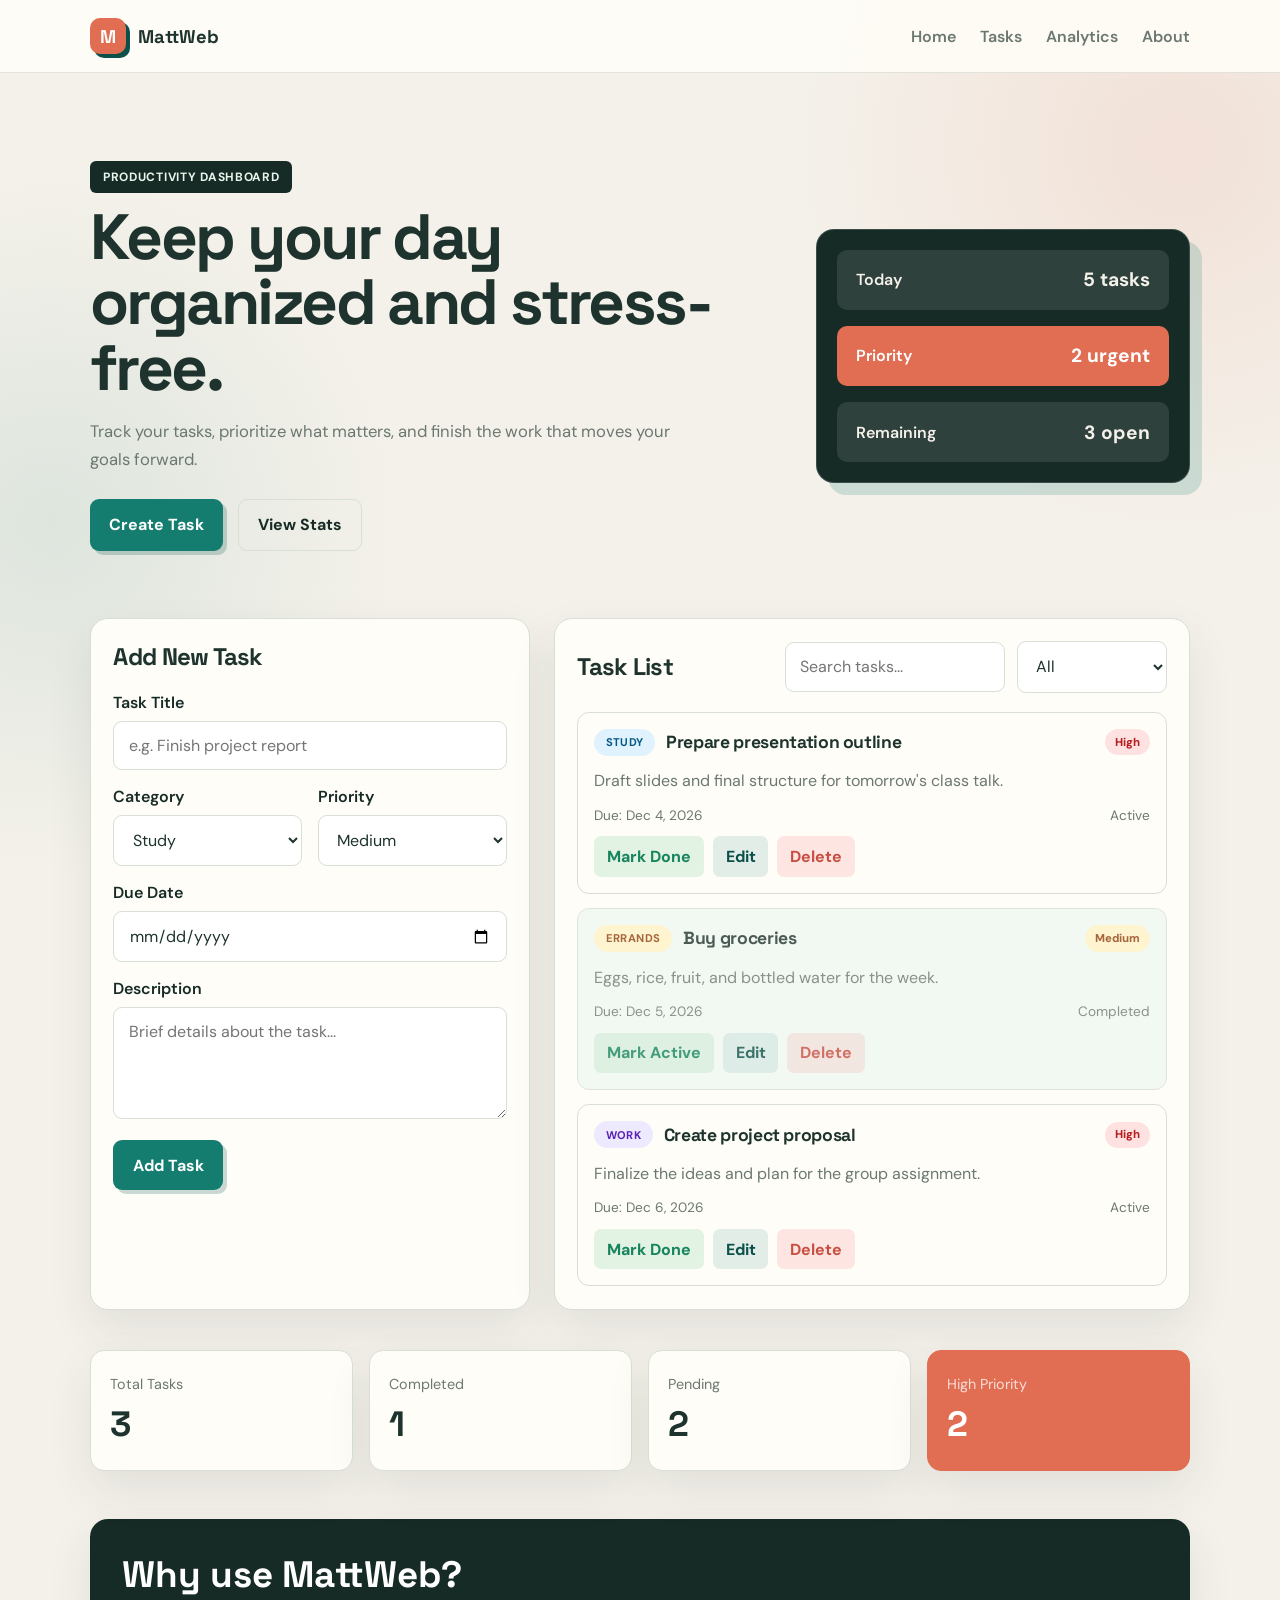
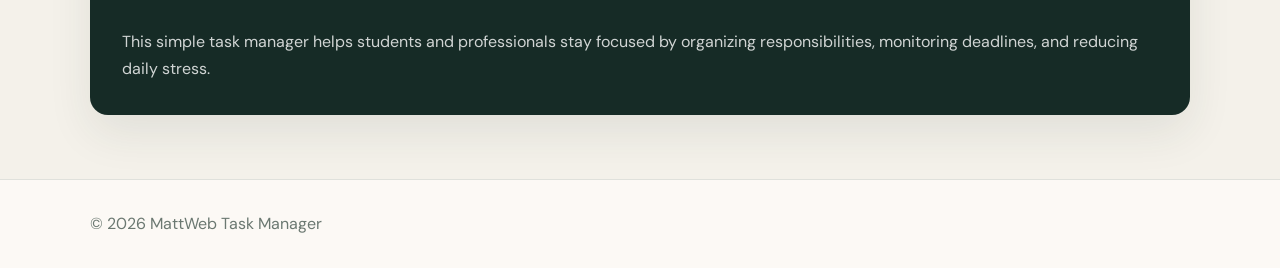
<file: task-manager/index.html>
<!DOCTYPE html>
<html lang="en">
  <head>
    <meta charset="UTF-8" />
    <meta name="viewport" content="width=device-width, initial-scale=1.0" />
    <title>MattWeb Task Manager</title>
    <link rel="preconnect" href="https://fonts.googleapis.com" />
    <link rel="preconnect" href="https://fonts.gstatic.com" crossorigin />
    <link href="https://fonts.googleapis.com/css2?family=DM+Sans:wght@400;500;600;700&family=Space+Grotesk:wght@500;600;700&display=swap" rel="stylesheet" />
    <link rel="stylesheet" href="style.css" />
  </head>
  <body>
    <header class="topbar">
      <div class="container nav">
        <div class="brand">
          <span class="brand-mark">M</span>
          <span>MattWeb</span>
        </div>
        <nav class="main-nav" aria-label="Main navigation">
          <a href="#home">Home</a>
          <a href="#task-manager">Tasks</a>
          <a href="#analytics">Analytics</a>
          <a href="#about">About</a>
        </nav>
      </div>
    </header>

    <main>
      <section id="home" class="hero">
        <div class="container hero-content">
          <div class="hero-text">
            <span class="eyebrow">Productivity Dashboard</span>
            <h1>Keep your day organized and stress-free.</h1>
            <p>
              Track your tasks, prioritize what matters, and finish the work that moves
              your goals forward.
            </p>
            <div class="hero-actions">
              <a href="#task-manager" class="btn btn-primary">Create Task</a>
              <a href="#analytics" class="btn btn-secondary">View Stats</a>
            </div>
          </div>
          <div class="hero-card">
            <div class="mini-card">
              <span>Today</span>
              <strong>5 tasks</strong>
            </div>
            <div class="mini-card highlight">
              <span>Priority</span>
              <strong>2 urgent</strong>
            </div>
            <div class="mini-card">
              <span>Remaining</span>
              <strong>3 open</strong>
            </div>
          </div>
        </div>
      </section>

      <section id="task-manager" class="task-section">
        <div class="container task-layout">
          <aside class="panel form-panel">
            <div class="panel-header">
              <h2 id="formTitle">Add New Task</h2>
            </div>

            <form id="taskForm" novalidate>
              <div class="field-group">
                <label for="taskTitle">Task Title</label>
                <input id="taskTitle" name="taskTitle" type="text" maxlength="80" placeholder="e.g. Finish project report" />
              </div>

              <div class="field-row two-col">
                <div class="field-group">
                  <label for="taskCategory">Category</label>
                  <select id="taskCategory" name="taskCategory">
                    <option value="Study">Study</option>
                    <option value="Work">Work</option>
                    <option value="Personal">Personal</option>
                    <option value="Errands">Errands</option>
                    <option value="Health">Health</option>
                  </select>
                </div>

                <div class="field-group">
                  <label for="taskPriority">Priority</label>
                  <select id="taskPriority" name="taskPriority">
                    <option value="Low">Low</option>
                    <option value="Medium" selected>Medium</option>
                    <option value="High">High</option>
                  </select>
                </div>
              </div>

              <div class="field-group">
                <label for="taskDueDate">Due Date</label>
                <input id="taskDueDate" name="taskDueDate" type="date" />
              </div>

              <div class="field-group">
                <label for="taskDescription">Description</label>
                <textarea id="taskDescription" name="taskDescription" rows="4" placeholder="Brief details about the task..."></textarea>
              </div>

              <div class="button-row">
                <button class="btn btn-primary" type="submit" id="submitButton">Add Task</button>
                <button class="btn btn-secondary hidden" type="button" id="cancelEdit">Cancel</button>
              </div>
              <p id="formMessage" class="form-message" aria-live="polite"></p>
            </form>
          </aside>

          <section class="panel task-panel">
            <div class="panel-header task-toolbar">
              <h2>Task List</h2>
              <div class="filters">
                <input id="searchInput" type="search" placeholder="Search tasks..." aria-label="Search tasks" />
                <select id="statusFilter" aria-label="Filter by status">
                  <option value="all">All</option>
                  <option value="active">Active</option>
                  <option value="completed">Completed</option>
                </select>
              </div>
            </div>

            <div id="taskList" class="task-list" aria-live="polite"></div>
          </section>
        </div>
      </section>

      <section id="analytics" class="stats-section">
        <div class="container stats-grid">
          <article class="stat-card">
            <span>Total Tasks</span>
            <strong id="totalTasks">0</strong>
          </article>
          <article class="stat-card">
            <span>Completed</span>
            <strong id="completedTasks">0</strong>
          </article>
          <article class="stat-card">
            <span>Pending</span>
            <strong id="pendingTasks">0</strong>
          </article>
          <article class="stat-card accent">
            <span>High Priority</span>
            <strong id="highPriorityTasks">0</strong>
          </article>
        </div>
      </section>

      <section id="about" class="about-section">
        <div class="container about-box">
          <h2>Why use MattWeb?</h2>
          <p>
            This simple task manager helps students and professionals stay focused by
            organizing responsibilities, monitoring deadlines, and reducing daily stress.
          </p>
        </div>
      </section>
    </main>

    <footer class="site-footer">
      <div class="container">
        <p>© 2026 MattWeb Task Manager</p>
      </div>
    </footer>

    <script src="script.js"></script>
  </body>
</html>
</file>
<file: task-manager/style.css>
:root {
  --bg: #f4f1ea;
  --panel: #fffdf8;
  --panel-alt: #e6f0e9;
  --primary: #147d70;
  --primary-dark: #0b5149;
  --secondary: #162b26;
  --success: #16845d;
  --danger: #c84e42;
  --warning: #c98022;
  --text: #1e332d;
  --muted: #6b7871;
  --border: #d7dfd6;
  --coral: #e16d52;
  --shadow: 0 18px 45px rgba(30, 51, 45, 0.09);
}

* {
  box-sizing: border-box;
}

html {
  scroll-behavior: smooth;
}

body {
  margin: 0;
  font-family: "DM Sans", sans-serif;
  background: radial-gradient(circle at 92% 8%, rgba(225, 109, 82, 0.12), transparent 24rem),
    radial-gradient(circle at 4% 28%, rgba(20, 125, 112, 0.1), transparent 22rem),
    var(--bg);
  color: var(--text);
}

::selection {
  background: rgba(225, 109, 82, 0.25);
}

h1,
h2,
h3,
.brand {
  font-family: "Space Grotesk", sans-serif;
}

img {
  max-width: 100%;
  display: block;
}

a {
  text-decoration: none;
}

button,
input,
select,
textarea {
  font: inherit;
}

.container {
  width: min(1100px, calc(100% - 2rem));
  margin: 0 auto;
}

.topbar {
  position: sticky;
  top: 0;
  background: rgba(255, 253, 248, 0.88);
  backdrop-filter: blur(12px);
  border-bottom: 1px solid rgba(30, 51, 45, 0.12);
  z-index: 20;
}

.nav {
  display: flex;
  align-items: center;
  justify-content: space-between;
  min-height: 72px;
}

.brand {
  display: inline-flex;
  align-items: center;
  gap: 0.75rem;
  font-weight: 800;
  font-size: 1.15rem;
}

.brand-mark {
  width: 36px;
  height: 36px;
  display: inline-flex;
  align-items: center;
  justify-content: center;
  border-radius: 10px;
  background: var(--coral);
  color: #fff;
  box-shadow: 4px 4px 0 var(--primary-dark);
}

.main-nav {
  display: flex;
  align-items: center;
  gap: 1.5rem;
}

.main-nav a {
  color: var(--muted);
  font-weight: 600;
  transition: color 0.2s ease;
}

.main-nav a:hover,
.main-nav a:focus {
  color: var(--primary-dark);
}

.hero {
  padding: 5.5rem 0 3.2rem;
}

.hero-content {
  display: grid;
  grid-template-columns: 1.3fr 0.7fr;
  gap: 2rem;
  align-items: center;
}

.hero-text h1 {
  margin: 0.75rem 0 1rem;
  max-width: 720px;
  font-size: clamp(2.5rem, 5vw, 4.7rem);
  letter-spacing: -0.04em;
  line-height: 1.02;
}

.hero-text p {
  margin: 0;
  max-width: 600px;
  color: var(--muted);
  font-size: 1.04rem;
  line-height: 1.7;
}

.eyebrow {
  display: inline-block;
  padding: 0.5rem 0.8rem;
  border-radius: 6px;
  background: var(--secondary);
  color: #e9f5ec;
  font-size: 0.75rem;
  font-weight: 700;
  letter-spacing: 0.06em;
  text-transform: uppercase;
}

.hero-actions {
  display: flex;
  gap: 0.9rem;
  flex-wrap: wrap;
  margin-top: 1.6rem;
}

.btn {
  display: inline-flex;
  align-items: center;
  justify-content: center;
  gap: 0.45rem;
  padding: 0.9rem 1.2rem;
  border: none;
  border-radius: 9px;
  font-weight: 700;
  cursor: pointer;
  transition: transform 0.2s ease, box-shadow 0.2s ease;
}

.btn:hover,
.btn:focus {
  transform: translateY(-1px);
}

.btn-primary {
  background: var(--primary);
  color: #fff;
  box-shadow: 4px 4px 0 rgba(11, 81, 73, 0.22);
}

.btn-secondary {
  background: transparent;
  border: 1px solid var(--border);
  color: var(--secondary);
}

.hero-card {
  display: grid;
  gap: 1rem;
  padding: 1.25rem;
  border: 1px solid rgba(255, 255, 255, 0.16);
  border-radius: 18px;
  background: var(--secondary);
  box-shadow: 12px 12px 0 rgba(20, 125, 112, 0.18);
}

.mini-card {
  display: flex;
  justify-content: space-between;
  align-items: center;
  padding: 1.1rem 1.2rem;
  border-radius: 10px;
  background: rgba(255, 253, 248, 0.1);
  color: #f4f1ea;
  font-weight: 600;
}

.mini-card strong {
  font-size: 1.2rem;
}

.mini-card.highlight {
  background: var(--coral);
  color: #fff;
}

.task-section {
  padding: 1rem 0 2.5rem;
}

.task-layout {
  display: grid;
  grid-template-columns: minmax(300px, 440px) minmax(0, 1fr);
  gap: 1.5rem;
}

.panel {
  background: var(--panel);
  border: 1px solid var(--border);
  border-radius: 18px;
  box-shadow: var(--shadow);
}

.form-panel,
.task-panel {
  padding: 1.4rem;
}

.panel-header {
  margin-bottom: 1.2rem;
}

.panel-header h2 {
  margin: 0;
  font-size: 1.5rem;
  letter-spacing: -0.03em;
}

.task-toolbar {
  display: flex;
  justify-content: space-between;
  gap: 0.8rem;
  align-items: center;
  flex-wrap: wrap;
}

.filters {
  display: flex;
  align-items: center;
  gap: 0.7rem;
  flex-wrap: wrap;
}

.filters input,
.filters select,
.field-group input,
.field-group select,
.field-group textarea {
  width: 100%;
  border: 1px solid var(--border);
  background: #fff;
  color: var(--text);
  padding: 0.82rem 0.9rem;
  border-radius: 9px;
  transition: border-color 0.2s ease, box-shadow 0.2s ease;
}

.filters input,
.filters select {
  width: auto;
  min-width: 150px;
}

.field-group input:focus,
.field-group select:focus,
.field-group textarea:focus,
.filters input:focus,
.filters select:focus {
  outline: none;
  border-color: var(--primary);
  box-shadow: 0 0 0 4px rgba(20, 125, 112, 0.12);
}

.field-group {
  margin-bottom: 1rem;
}

.field-row {
  display: grid;
  gap: 1rem;
}

.two-col {
  grid-template-columns: repeat(2, minmax(0, 1fr));
}

label {
  display: block;
  margin-bottom: 0.5rem;
  font-weight: 600;
  color: var(--secondary);
}

textarea {
  resize: vertical;
  min-height: 90px;
}

.button-row {
  display: flex;
  gap: 0.75rem;
  margin-top: 0.75rem;
}

.form-message {
  min-height: 1.2em;
  margin: 0.8rem 0 0;
  color: var(--danger);
  font-weight: 600;
}

.hidden {
  display: none;
}

.task-list {
  display: grid;
  gap: 0.9rem;
}

.task-item {
  display: grid;
  gap: 0.8rem;
  padding: 1rem;
  border: 1px solid var(--border);
  border-radius: 12px;
  background: var(--panel);
  transition: border-color 0.2s ease, transform 0.2s ease, box-shadow 0.2s ease;
}

.task-item:hover {
  border-color: rgba(20, 125, 112, 0.45);
  transform: translateY(-2px);
  box-shadow: 0 10px 24px rgba(30, 51, 45, 0.08);
}

.task-item.completed {
  opacity: 0.8;
  background: #f0f7f1;
}

.task-top {
  display: flex;
  align-items: center;
  justify-content: space-between;
  gap: 0.75rem;
}

.task-title-group {
  display: flex;
  align-items: center;
  gap: 0.7rem;
}

.task-badge {
  display: inline-flex;
  align-items: center;
  justify-content: center;
  padding: 0.4rem 0.7rem;
  border-radius: 999px;
  font-size: 0.7rem;
  font-weight: 700;
  letter-spacing: 0.04em;
  text-transform: uppercase;
}

.task-badge.study { background: #e0f2fe; color: #075985; }
.task-badge.work { background: #ede9fe; color: #5b21b6; }
.task-badge.personal { background: #dcfce7; color: #166534; }
.task-badge.errands { background: #fef3c7; color: #92400e; }
.task-badge.health { background: #fee2e2; color: #991b1b; }

.priority-pill {
  display: inline-flex;
  align-items: center;
  padding: 0.35rem 0.6rem;
  border-radius: 999px;
  font-size: 0.71rem;
  font-weight: 800;
}

.priority-pill.low { background: #dcfce7; color: #166534; }
.priority-pill.medium { background: #fef3c7; color: #92400e; }
.priority-pill.high { background: #fee2e2; color: #b91c1c; }

.task-item h3 {
  margin: 0;
  font-size: 1.1rem;
  letter-spacing: -0.02em;
}

.task-item p {
  margin: 0;
  color: var(--muted);
  line-height: 1.6;
}

.task-meta {
  display: flex;
  align-items: center;
  justify-content: space-between;
  gap: 0.7rem;
  flex-wrap: wrap;
  color: var(--muted);
  font-size: 0.85rem;
}

.task-actions {
  display: flex;
  gap: 0.55rem;
  flex-wrap: wrap;
}

.action-btn {
  border: none;
  border-radius: 7px;
  padding: 0.6rem 0.8rem;
  font-weight: 700;
  cursor: pointer;
  transition: filter 0.2s ease, transform 0.2s ease;
}

.action-btn:hover {
  filter: brightness(0.95);
  transform: translateY(-1px);
}

.action-btn.complete {
  background: rgba(22, 163, 74, 0.12);
  color: var(--success);
}

.action-btn.edit {
  background: rgba(20, 125, 112, 0.12);
  color: var(--primary-dark);
}

.action-btn.delete {
  background: rgba(239, 68, 68, 0.12);
  color: var(--danger);
}

.empty-state {
  padding: 2rem 1rem;
  text-align: center;
  border: 1px dashed var(--border);
  border-radius: 16px;
  color: var(--muted);
  background: rgba(148, 163, 184, 0.03);
}

.stats-section {
  padding: 0 0 3rem;
}

.stats-grid {
  display: grid;
  grid-template-columns: repeat(4, minmax(0, 1fr));
  gap: 1rem;
}

.stat-card {
  padding: 1.5rem 1.2rem;
  border-radius: 14px;
  background: var(--panel);
  border: 1px solid var(--border);
  box-shadow: var(--shadow);
}

.stat-card span {
  display: block;
  color: var(--muted);
  font-size: 0.9rem;
  margin-bottom: 0.5rem;
}

.stat-card strong {
  font-family: "Space Grotesk", sans-serif;
  font-size: clamp(1.7rem, 3vw, 2.2rem);
}

.stat-card.accent {
  background: var(--coral);
  border-color: var(--coral);
  color: #fff;
}

.stat-card.accent span {
  color: rgba(255, 255, 255, 0.78);
}

.about-section {
  padding: 0 0 4rem;
}

.about-box {
  background: var(--secondary);
  color: #fff;
  border-radius: 18px;
  padding: 2rem;
  box-shadow: var(--shadow);
}

.about-box h2 {
  margin-top: 0;
  font-size: clamp(1.7rem, 3vw, 2.3rem);
}

.about-box p {
  margin-bottom: 0;
  line-height: 1.7;
  color: rgba(255, 255, 255, 0.8);
}

.site-footer {
  border-top: 1px solid rgba(30, 51, 45, 0.12);
  background: rgba(255, 253, 248, 0.75);
  padding: 1.1rem 0;
  color: var(--muted);
}

@media (max-width: 840px) {
  .hero-content,
  .task-layout,
  .stats-grid {
    grid-template-columns: 1fr;
  }

  .task-toolbar {
    align-items: stretch;
  }

  .filters {
    width: 100%;
  }

  .filters input,
  .filters select {
    flex: 1 1 100%;
    width: 100%;
  }
}

@media (max-width: 540px) {
  .main-nav {
    gap: 0.85rem;
    font-size: 0.85rem;
  }

  .nav {
    flex-direction: column;
    padding: 0.9rem 0;
    gap: 0.8rem;
  }

  .hero {
    padding-top: 3.5rem;
  }

  .hero-text h1 {
    font-size: 2.8rem;
  }

  .button-row,
  .task-top,
  .task-meta {
    flex-direction: column;
    align-items: stretch;
  }

  .two-col {
    grid-template-columns: 1fr;
  }
}
</file>
